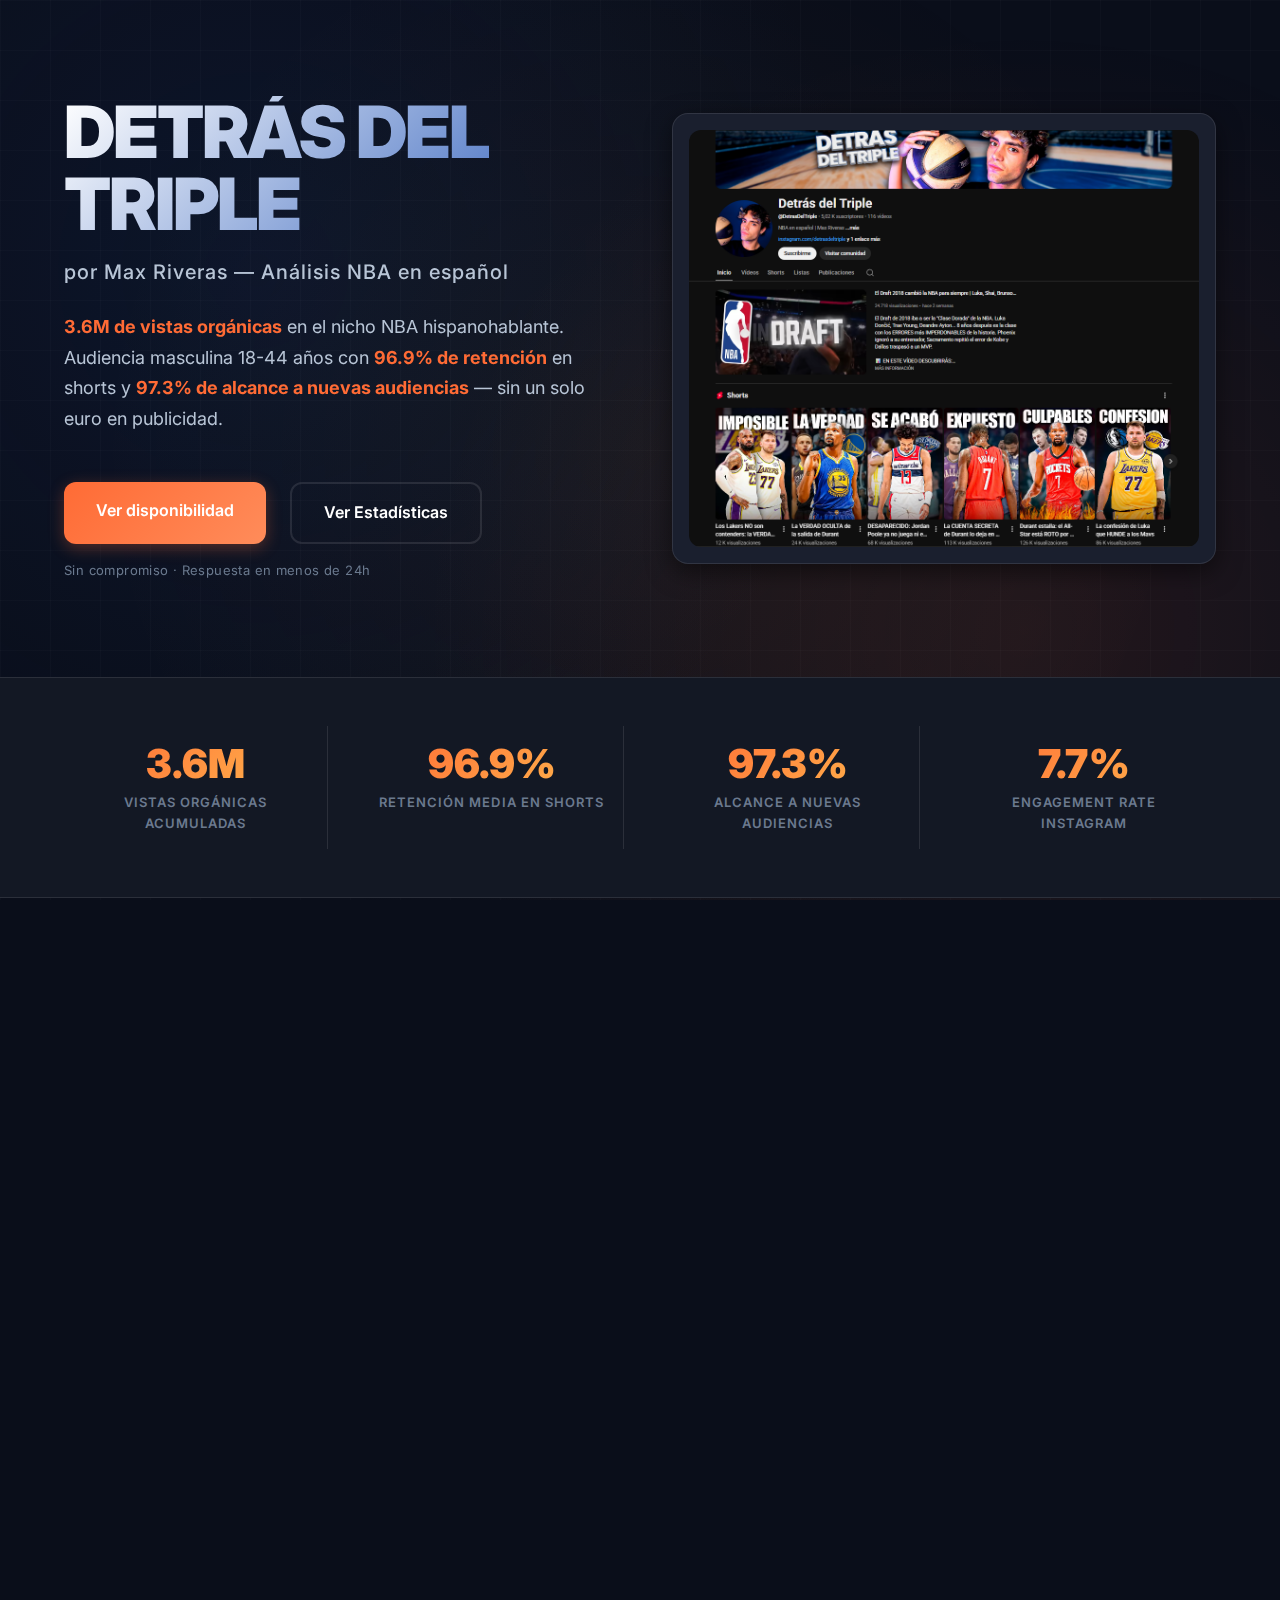
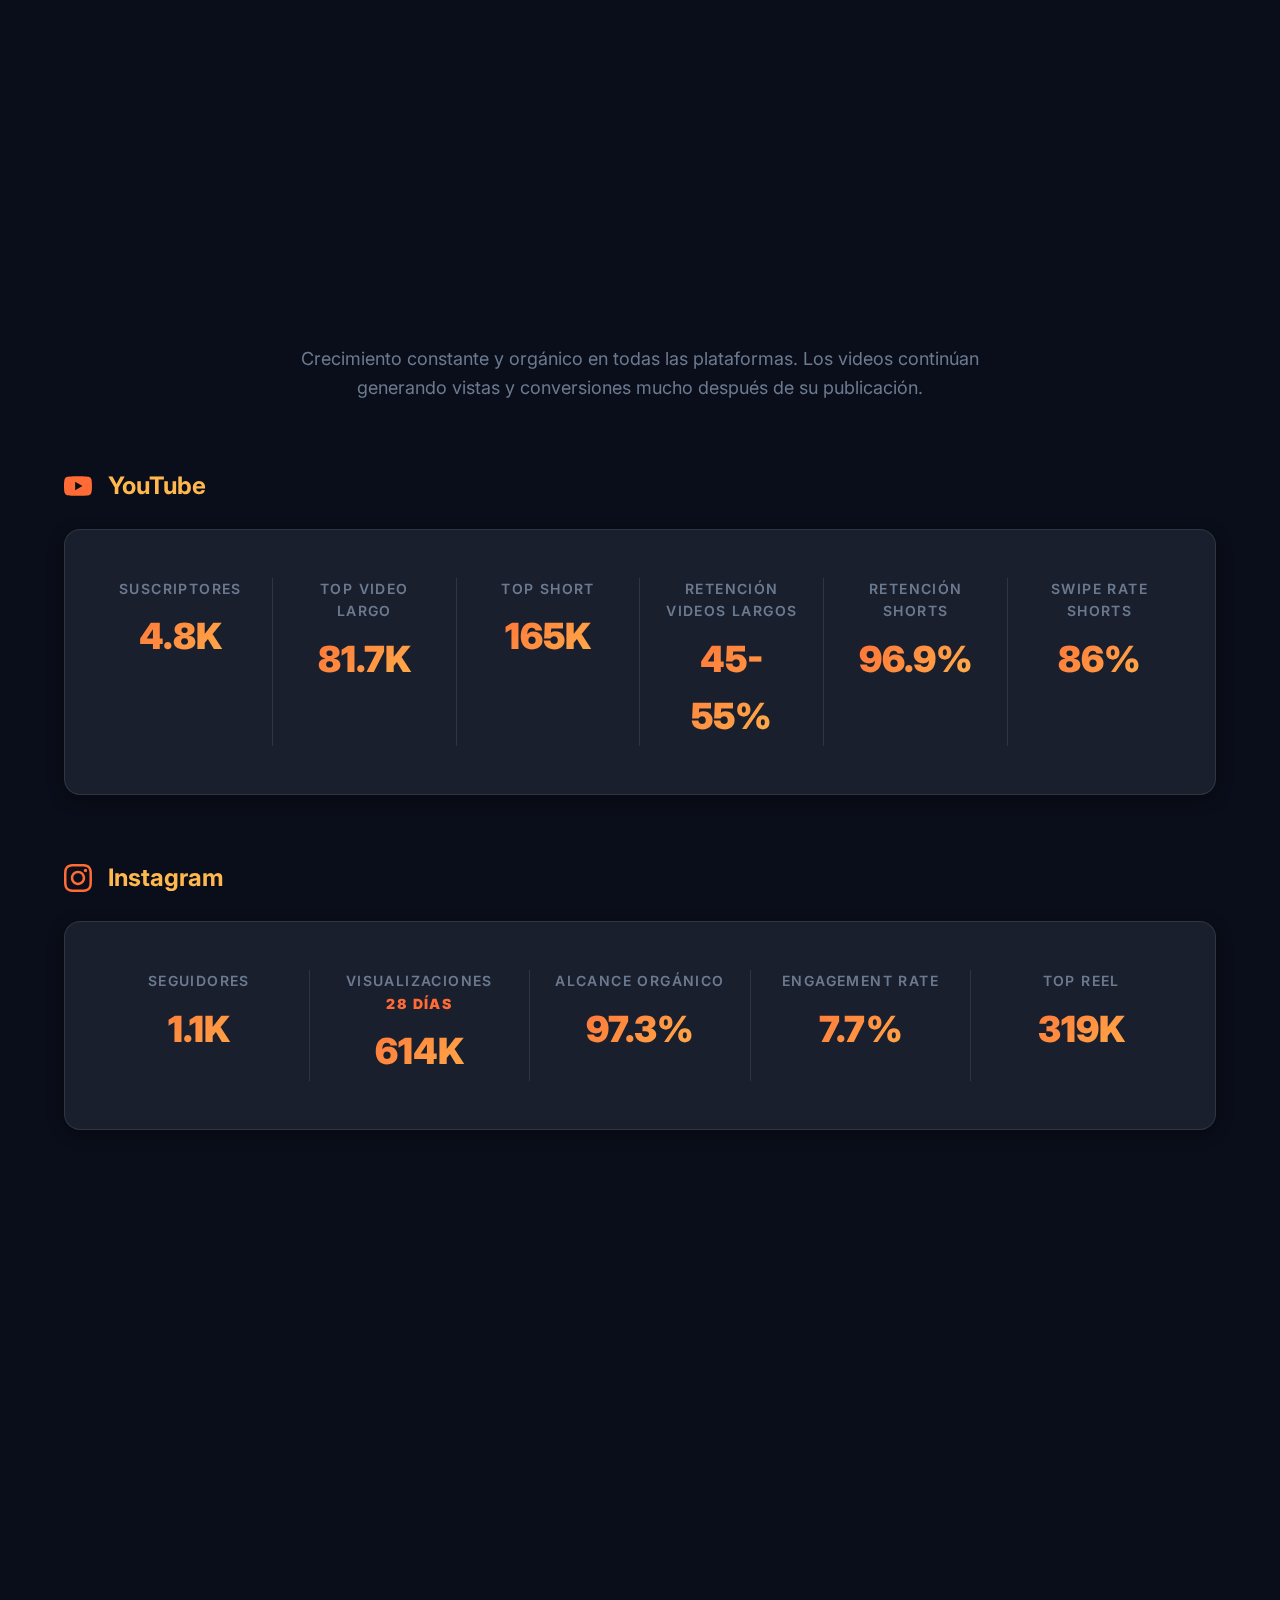
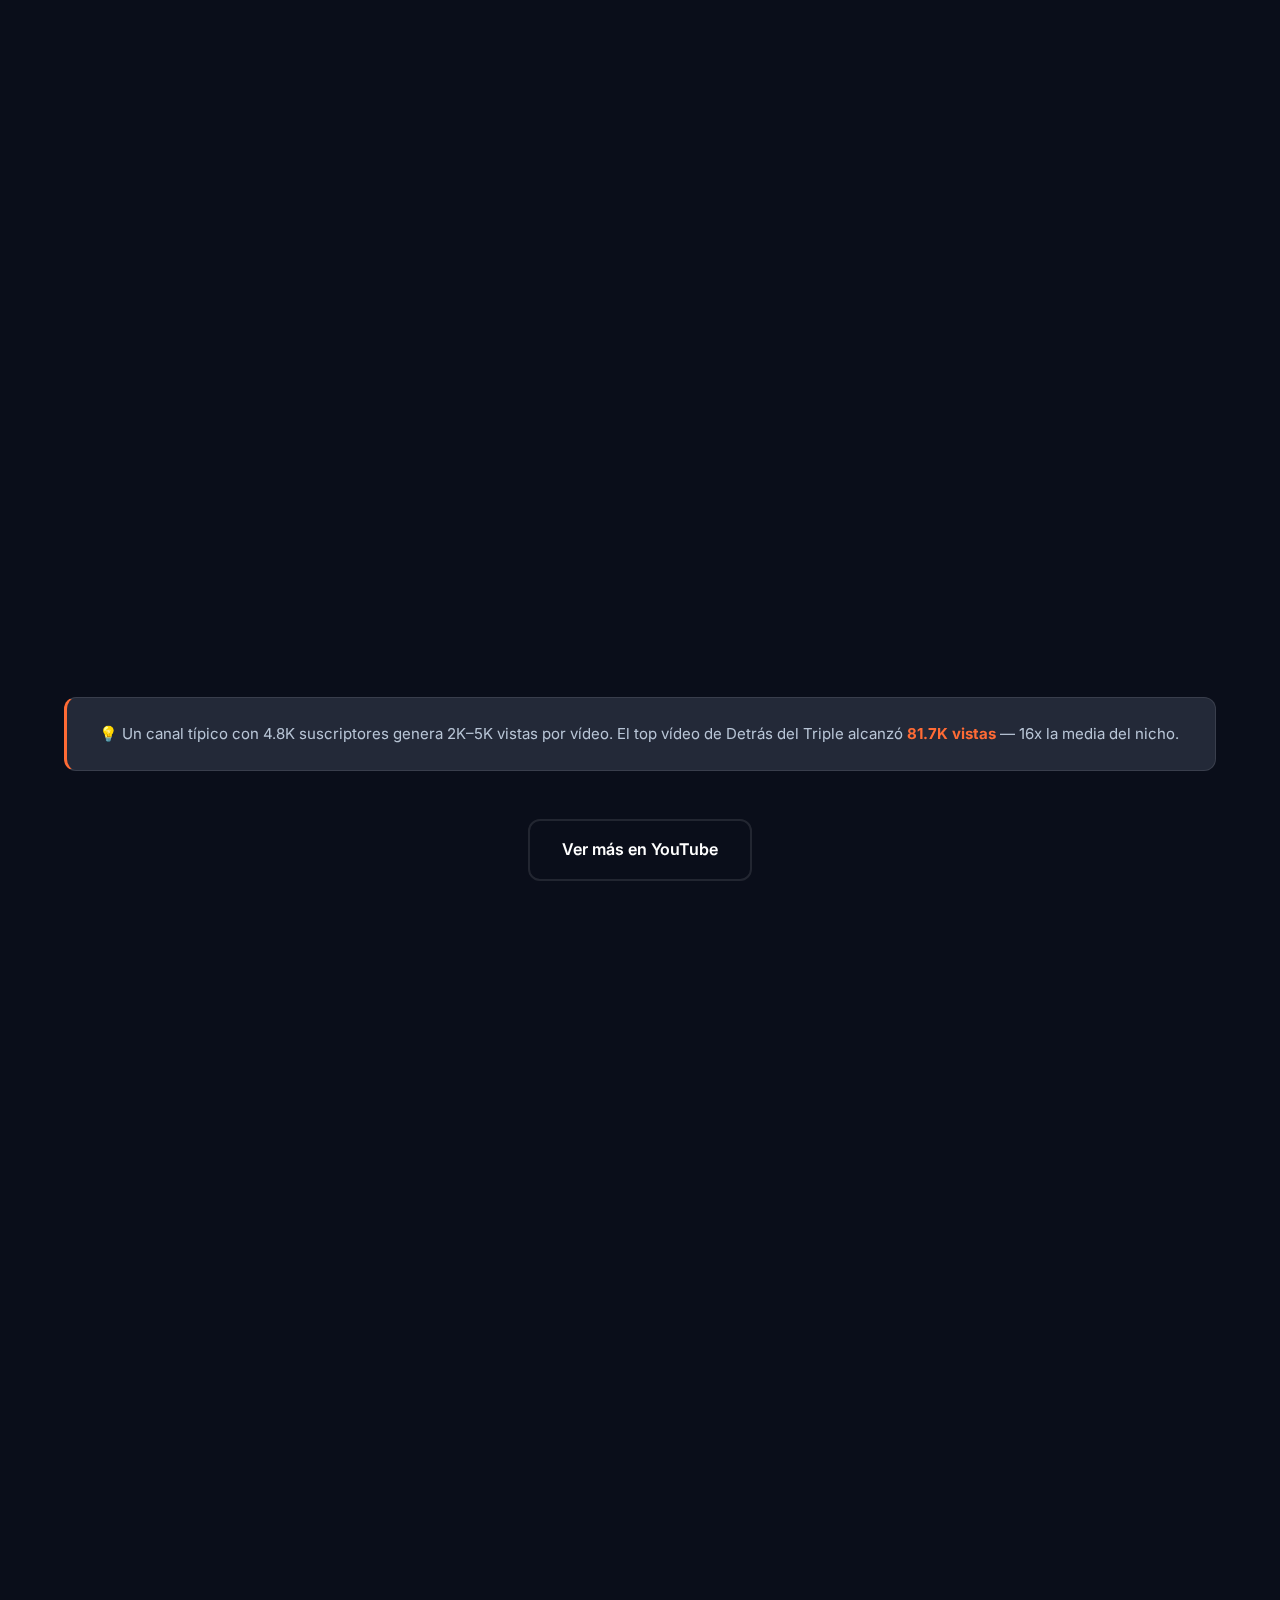
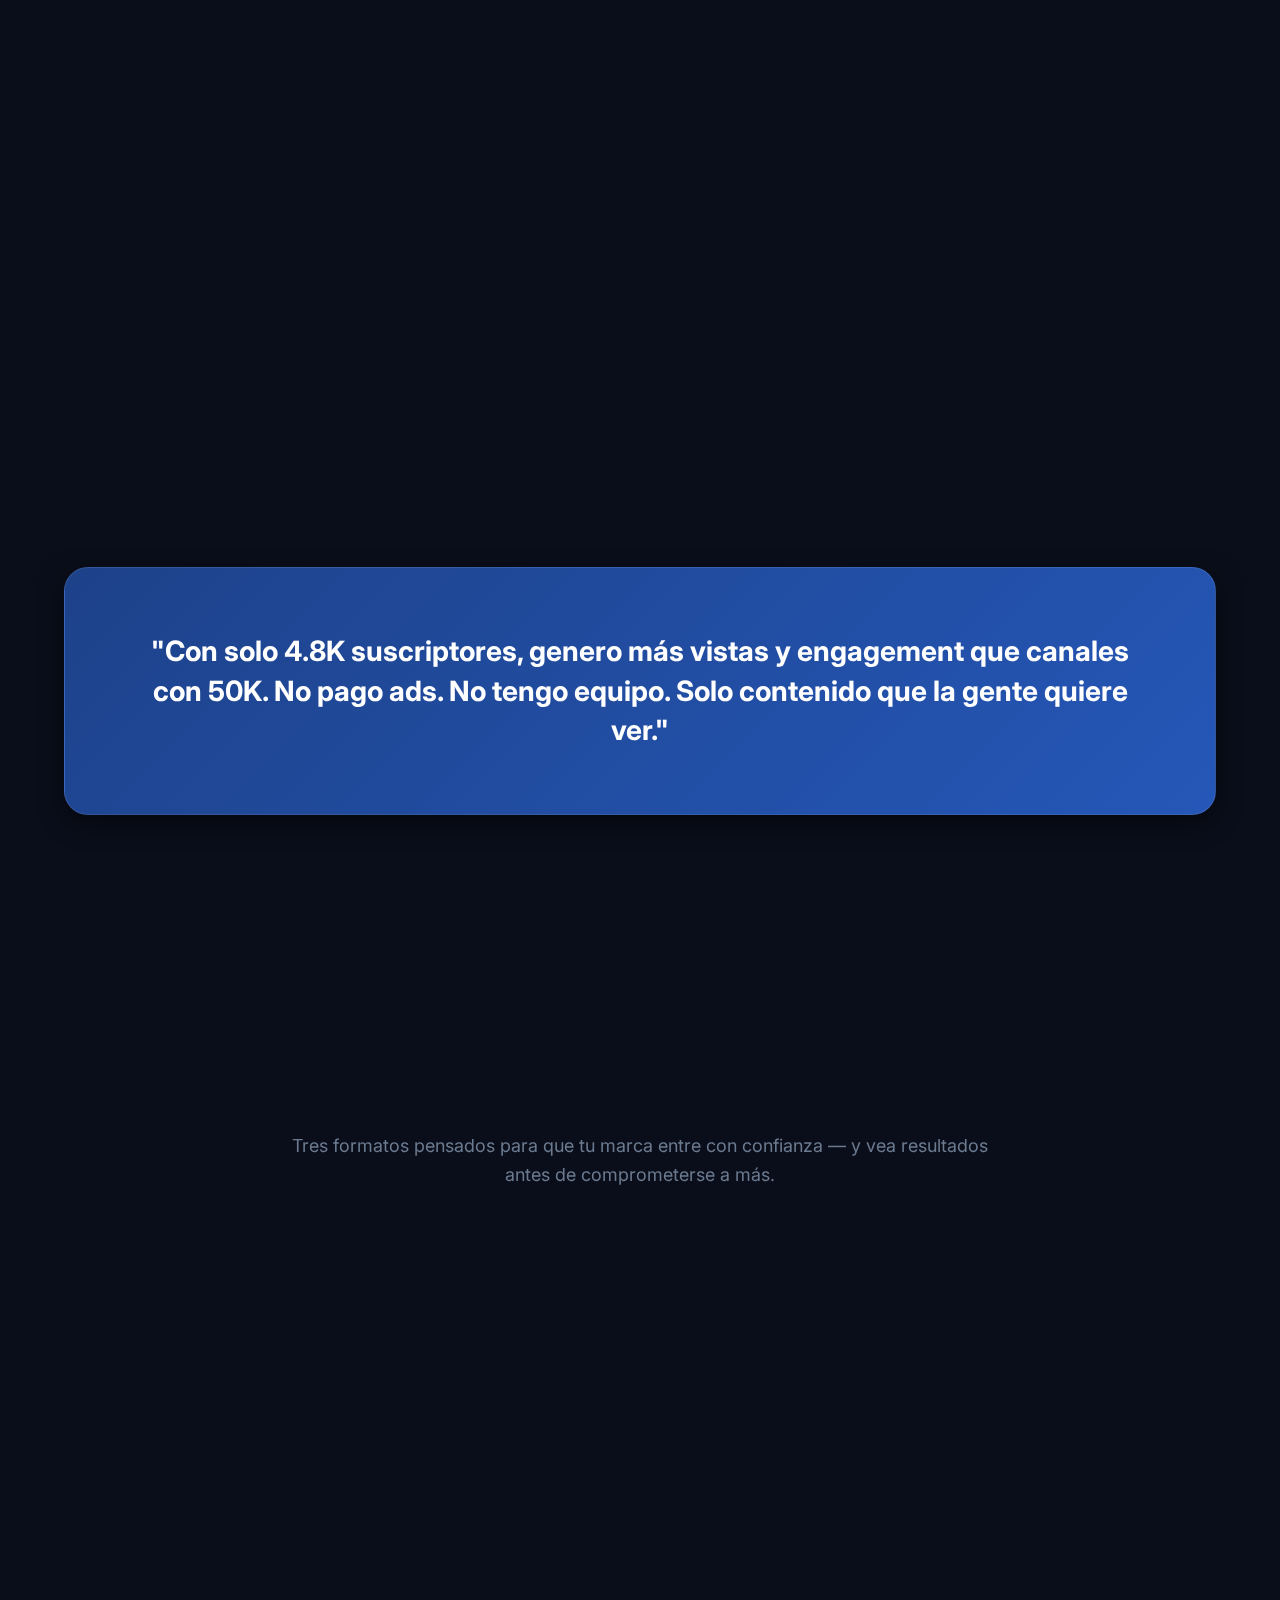
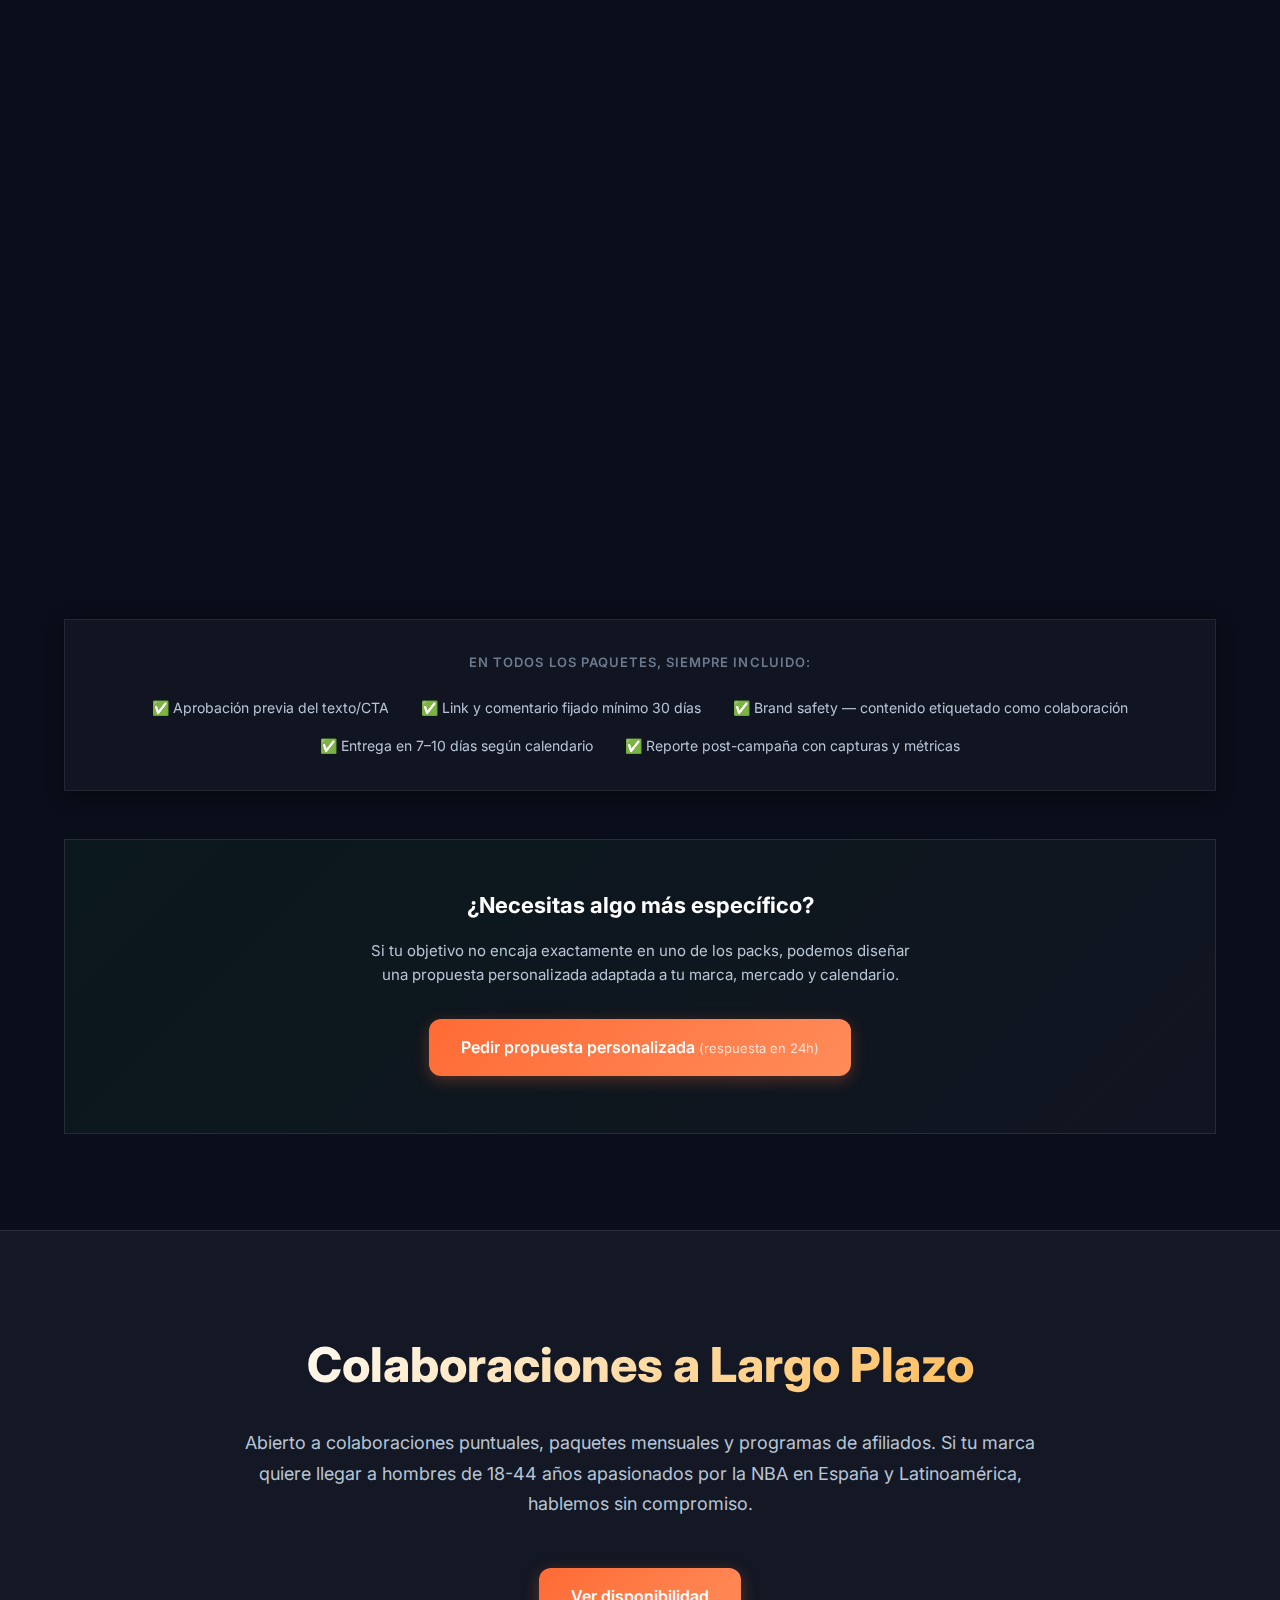
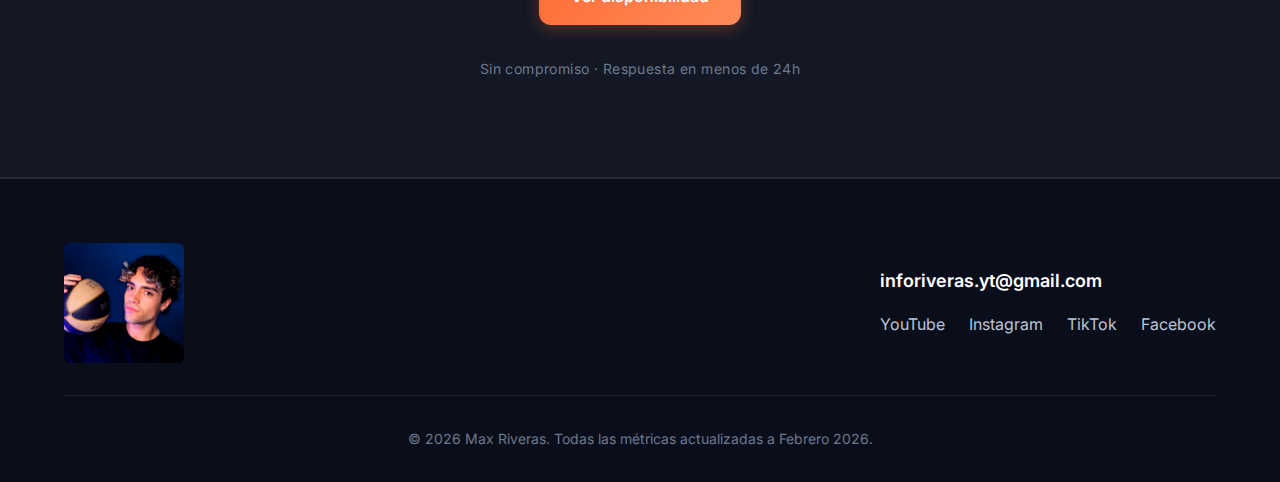
<file: mediakit-definitivo/index.html>
<!DOCTYPE html>
<html lang="es">

<head>
    <meta charset="UTF-8">
    <meta name="viewport" content="width=device-width, initial-scale=1.0">
    <meta name="description"
        content="Media Kit de Detrás del Triple - Accede a 3.6M de vistas orgánicas en el nicho NBA hispanohablante. 96.9% retención en shorts, 97.3% alcance orgánico, audiencia masculina 18-44 años. Colaboraciones con marcas deportivas.">
    <meta name="keywords"
        content="NBA, creador de contenido, YouTube, influencer deportivo, Max Riveras, Detrásdeltriple, sponsorships">
    <meta name="author" content="Max Riveras">

    <!-- Open Graph / Facebook -->
    <meta property="og:type" content="website">
    <meta property="og:url" content="https://maxriveras.com/mediakit/">
    <meta property="og:title" content="Detrás del Triple - Media Kit | Creador de Contenido NBA">
    <meta property="og:description"
        content="Análisis NBA en español con +1M de vistas y engagement excepcional. Disponible para colaboraciones.">
    <meta property="og:image" content="https://maxriveras.com/mediakit/fotos/IALOGO1111.png">

    <!-- Favicon -->
    <link rel="icon" type="image/png" href="fotos/IALOGO1111.png">
    <link rel="shortcut icon" href="fotos/IALOGO1111.png">

    <!-- Twitter -->
    <meta property="twitter:card" content="summary_large_image">
    <meta property="twitter:url" content="https://maxriveras.com/mediakit/">
    <meta property="twitter:title" content="Detrás del Triple - Media Kit | Creador de Contenido NBA">
    <meta property="twitter:description" content="Análisis NBA en español con +1M de vistas y engagement excepcional.">
    <meta property="twitter:image" content="https://maxriveras.com/mediakit/fotos/IALOGO1111.png">

    <title>Detrás del Triple - Media Kit | Creador de Contenido NBA</title>

    <!-- Google Fonts -->
    <link rel="preconnect" href="https://fonts.googleapis.com">
    <link rel="preconnect" href="https://fonts.gstatic.com" crossorigin>
    <link href="https://fonts.googleapis.com/css2?family=Inter:wght@400;500;600;700;800;900&display=swap"
        rel="stylesheet">

    <link rel="stylesheet" href="styles.css">
</head>

<body>
    <!-- Hero Section -->
    <section class="hero">
        <div class="container">
            <div class="hero-content">
                <div class="hero-left">
                    <h1 class="hero-title">DETRÁS DEL TRIPLE</h1>
                    <p class="hero-subtitle">por Max Riveras — Análisis NBA en español</p>
                    <p class="hero-description">
                        <span class="highlight">3.6M de vistas orgánicas</span> en el nicho NBA hispanohablante.
                        Audiencia masculina 18-44 años con <span class="highlight">96.9% de retención</span> en shorts
                        y <span class="highlight">97.3% de alcance a nuevas audiencias</span> — sin un solo euro en
                        publicidad.
                    </p>
                    <div class="hero-buttons">
                        <a href="mailto:inforiveras.yt@gmail.com" class="btn btn-primary">Ver disponibilidad</a>
                        <a href="#performance" class="btn btn-secondary">Ver Estadísticas</a>
                    </div>
                    <p class="hero-cta-note">Sin compromiso · Respuesta en menos de 24h</p>
                </div>
                <div class="hero-right">
                    <div class="mockup-container">
                        <img src="fotos/captura-24-feb.png" alt="Canal de YouTube Detrás del Triple" class="hero-mockup">
                    </div>
                </div>
            </div>
        </div>
    </section>

    <!-- Above-fold metrics bar -->
    <section class="metrics-bar">
        <div class="container">
            <div class="metrics-bar-grid">
                <div class="metric-bar-item">
                    <div class="metric-bar-value">3.6M</div>
                    <div class="metric-bar-label">Vistas orgánicas acumuladas</div>
                </div>
                <div class="metric-bar-item">
                    <div class="metric-bar-value">96.9%</div>
                    <div class="metric-bar-label">Retención media en Shorts</div>
                </div>
                <div class="metric-bar-item">
                    <div class="metric-bar-value">97.3%</div>
                    <div class="metric-bar-label">Alcance a nuevas audiencias</div>
                </div>
                <div class="metric-bar-item">
                    <div class="metric-bar-value">7.7%</div>
                    <div class="metric-bar-label">Engagement rate Instagram</div>
                </div>
            </div>
        </div>
    </section>

    <!-- Audience Overview -->
    <section class="audience-overview">
        <div class="container">
            <h2 class="section-title">AUDIENCIA</h2>
            <div class="cards-grid">
                <div class="card">
                    <h3 class="card-title">Perfil de Audiencia</h3>
                    <ul class="card-list">
                        <li>~94% hombres fans de NBA</li>
                        <li>67% entre 18-44 años (poder adquisitivo)</li>
                        <li>32% en el segmento 25-34 — el más valioso para marcas</li>
                        <li>Consumen contenido completo: 96.9% retención en shorts</li>
                    </ul>
                </div>
                <div class="card">
                    <h3 class="card-title">Comportamiento</h3>
                    <ul class="card-list">
                        <li>Audiencia activa: 7.7% engagement rate (vs 1-3% promedio)</li>
                        <li>Alta compartibilidad: 43.5K interacciones en 28 días</li>
                        <li>Consumen videos largos: 45% retención en vídeos de 10+ min</li>
                        <li>Interesados en deporte, tech y lifestyle masculino</li>
                    </ul>
                </div>
                <div class="card">
                    <h3 class="card-title">Distribución Geográfica</h3>
                    <ul class="card-list">
                        <li>🇪🇸 España: 26% — mercado #1</li>
                        <li>🇲🇽 México: 18%</li>
                        <li>🇩🇴 Rep. Dominicana: 10%</li>
                        <li>🇺🇸 USA (hispano): 7% — mercado clave</li>
                        <li>🇦🇷 Argentina: 6% · 🇨🇱 Chile: 6%</li>
                    </ul>
                </div>
            </div>
        </div>
    </section>

    <!-- Channel Performance -->
    <section id="performance" class="performance">
        <div class="container">
            <h2 class="section-title">RENDIMIENTO</h2>
            <p class="performance-subtitle">Crecimiento constante y orgánico en todas las plataformas. Los videos
                continúan generando vistas y conversiones mucho después de su publicación.</p>

            <!-- YouTube Stats -->
            <div class="platform-section">
                <h3 class="platform-title"><svg class="platform-icon" viewBox="0 0 24 24" fill="currentColor">
                        <path
                            d="M23.498 6.186a3.016 3.016 0 0 0-2.122-2.136C19.505 3.545 12 3.545 12 3.545s-7.505 0-9.377.505A3.017 3.017 0 0 0 .502 6.186C0 8.07 0 12 0 12s0 3.93.502 5.814a3.016 3.016 0 0 0 2.122 2.136c1.871.505 9.376.505 9.376.505s7.505 0 9.377-.505a3.015 3.015 0 0 0 2.122-2.136C24 15.93 24 12 24 12s0-3.93-.502-5.814zM9.545 15.568V8.432L15.818 12l-6.273 3.568z" />
                    </svg> YouTube</h3>
                <div class="stats-bar">
                    <div class="stat-item">
                        <div class="stat-label">Suscriptores</div>
                        <div class="stat-value">4.8K</div>
                    </div>
                    <div class="stat-divider"></div>
                    <div class="stat-item">
                        <div class="stat-label">Top Video Largo</div>
                        <div class="stat-value">81.7K</div>
                    </div>
                    <div class="stat-divider"></div>
                    <div class="stat-item">
                        <div class="stat-label">Top Short</div>
                        <div class="stat-value">165K</div>
                    </div>
                    <div class="stat-divider"></div>
                    <div class="stat-item">
                        <div class="stat-label">Retención Videos Largos</div>
                        <div class="stat-value">45-55%</div>
                    </div>
                    <div class="stat-divider"></div>
                    <div class="stat-item">
                        <div class="stat-label">Retención Shorts</div>
                        <div class="stat-value">96.9%</div>
                    </div>
                    <div class="stat-divider"></div>
                    <div class="stat-item">
                        <div class="stat-label">Swipe Rate Shorts</div>
                        <div class="stat-value">86%</div>
                    </div>
                </div>
            </div>

            <!-- Instagram Stats -->
            <div class="platform-section">
                <h3 class="platform-title"><svg class="platform-icon" viewBox="0 0 24 24" fill="currentColor">
                        <path
                            d="M12 2.163c3.204 0 3.584.012 4.85.07 3.252.148 4.771 1.691 4.919 4.919.058 1.265.069 1.645.069 4.849 0 3.205-.012 3.584-.069 4.849-.149 3.225-1.664 4.771-4.919 4.919-1.266.058-1.644.07-4.85.07-3.204 0-3.584-.012-4.849-.07-3.26-.149-4.771-1.699-4.919-4.92-.058-1.265-.07-1.644-.07-4.849 0-3.204.013-3.583.07-4.849.149-3.227 1.664-4.771 4.919-4.919 1.266-.057 1.645-.069 4.849-.069zm0-2.163c-3.259 0-3.667.014-4.947.072-4.358.2-6.78 2.618-6.98 6.98-.059 1.281-.073 1.689-.073 4.948 0 3.259.014 3.668.072 4.948.2 4.358 2.618 6.78 6.98 6.98 1.281.058 1.689.072 4.948.072 3.259 0 3.668-.014 4.948-.072 4.354-.2 6.782-2.618 6.979-6.98.059-1.28.073-1.689.073-4.948 0-3.259-.014-3.667-.072-4.947-.196-4.354-2.617-6.78-6.979-6.98-1.281-.059-1.69-.073-4.949-.073zm0 5.838c-3.403 0-6.162 2.759-6.162 6.162s2.759 6.163 6.162 6.163 6.162-2.759 6.162-6.163c0-3.403-2.759-6.162-6.162-6.162zm0 10.162c-2.209 0-4-1.79-4-4 0-2.209 1.791-4 4-4s4 1.791 4 4c0 2.21-1.791 4-4 4zm6.406-11.845c-.796 0-1.441.645-1.441 1.44s.645 1.44 1.441 1.44c.795 0 1.439-.645 1.439-1.44s-.644-1.44-1.439-1.44z" />
                    </svg> Instagram</h3>
                <div class="stats-bar">
                    <div class="stat-item">
                        <div class="stat-label">Seguidores</div>
                        <div class="stat-value">1.1K</div>
                    </div>
                    <div class="stat-divider"></div>
                    <div class="stat-item">
                        <div class="stat-label">Visualizaciones <strong style="color:var(--color-accent)">28
                                días</strong></div>
                        <div class="stat-value">614K</div>
                    </div>
                    <div class="stat-divider"></div>
                    <div class="stat-item">
                        <div class="stat-label">Alcance Orgánico</div>
                        <div class="stat-value">97.3%</div>
                    </div>
                    <div class="stat-divider"></div>
                    <div class="stat-item">
                        <div class="stat-label">Engagement Rate</div>
                        <div class="stat-value">7.7%</div>
                    </div>
                    <div class="stat-divider"></div>
                    <div class="stat-item">
                        <div class="stat-label">Top Reel</div>
                        <div class="stat-value">319K</div>
                    </div>
                </div>
            </div>

            <div class="stats-grid">
                <div class="stat-card">
                    <div class="stat-card-icon">📈</div>
                    <div class="stat-card-value">+484</div>
                    <div class="stat-card-label">Suscriptores ganados en un solo video</div>
                </div>
                <div class="stat-card">
                    <div class="stat-card-icon">🌎</div>
                    <div class="stat-card-value">4</div>
                    <div class="stat-card-label">Plataformas activas (YouTube, Instagram, TikTok, Facebook)</div>
                </div>
            </div>
        </div>
    </section>

    <!-- Top Videos -->
    <section class="top-videos">
        <div class="container">
            <h2 class="section-title">CONTENIDO DESTACADO</h2>
            <div class="videos-grid">
                <div class="video-card">
                    <div class="video-thumbnail">
                        <img src="fotos/draft52019.png" alt="Draft 2019 NBA">
                    </div>
                    <div class="video-info">
                        <h3 class="video-title">DRAFT 2019: La Clase MÁS DECEPCIONANTE</h3>
                        <p style="color: var(--color-text-muted); font-size: 14px; margin-bottom: 8px;">Video Largo
                            (11:18)</p>
                        <div class="video-stats">
                            <span class="video-stat">81.7K vistas</span>
                            <span class="video-stat">+484 suscriptores</span>
                            <span class="video-stat">44% retención</span>
                            <span class="video-stat">4:58 AVD</span>
                        </div>
                    </div>
                </div>
                <div class="video-card">
                    <div class="video-thumbnail">
                        <img src="fotos/THUMB.png" alt="Reel viral NBA">
                    </div>
                    <div class="video-info">
                        <h3 class="video-title">Kobe se enfadó con Lebron James</h3>
                        <p style="color: var(--color-text-muted); font-size: 14px; margin-bottom: 8px;">Reel de
                            Instagram</p>
                        <div class="video-stats">
                            <span class="video-stat">319K vistas</span>
                            <span class="video-stat">11.3K likes</span>
                            <span class="video-stat">397 comentarios</span>
                        </div>
                    </div>
                </div>
                <div class="video-card">
                    <div class="video-thumbnail">
                        <img src="fotos/draft-2018-luka-shai-brunson.png" alt="Draft 2018 NBA">
                    </div>
                    <div class="video-info">
                        <h3 class="video-title">DRAFT 2018: Los ERRORES que Cambiaron la NBA — Luka, Shai, Brunson...
                        </h3>
                        <p style="color: var(--color-text-muted); font-size: 14px; margin-bottom: 8px;">Video Largo
                            (12:33)</p>
                        <div class="video-stats">
                            <span class="video-stat">19.9K vistas</span>
                            <span class="video-stat">+69 suscriptores</span>
                            <span class="video-stat">47.7% retención</span>
                            <span class="video-stat">5:58 AVD</span>
                        </div>
                    </div>
                </div>
            </div>
            <p class="context-note">💡 Un canal típico con 4.8K suscriptores genera 2K–5K vistas por vídeo. El top vídeo
                de Detrás del Triple alcanzó <strong>81.7K vistas</strong> — 16x la media del nicho.</p>
            <div class="video-cta">
                <a href="https://youtube.com/@DetrasDelTriple" target="_blank" class="btn btn-secondary">Ver más en
                    YouTube</a>
            </div>
        </div>
    </section>

    <!-- Why Work With Me -->
    <section class="why-work">
        <div class="container">
            <h2 class="section-title">POR QUÉ TRABAJAR CONMIGO</h2>
            <div class="why-grid">
                <div class="why-card">
                    <div class="why-icon">🚀</div>
                    <h3 class="why-title">Tu marca llega donde otros no llegan</h3>
                    <p class="why-description">El 97.3% de mis vistas son de personas que aún no me seguían. Presencia
                        en España (26%), México (18%), USA hispano (7%) y +10 países más. Cada vídeo llega a audiencia
                        nueva — sin pagar un solo euro en ads.</p>
                </div>
                <div class="why-card">
                    <div class="why-icon">📊</div>
                    <h3 class="why-title">Engagement que los canales grandes no tienen</h3>
                    <p class="why-description">Los canales con 100K+ subs tienen 1-3% de engagement. El mío tiene 7.7%.
                        Tu mensaje no se pierde entre el ruido — la audiencia lo consume y lo comparte.</p>
                </div>
                <div class="why-card">
                    <div class="why-icon">⏳</div>
                    <h3 class="why-title">Ven el contenido hasta el final</h3>
                    <p class="why-description">96.9% de retención media en shorts y 45% en vídeos de 10+ minutos. Si tu
                        marca aparece en mi contenido, la audiencia la ve. No la saltea.</p>
                </div>
                <div class="why-card">
                    <div class="why-icon">🎯</div>
                    <h3 class="why-title">El público que los sponsors buscan</h3>
                    <p class="why-description">~94% hombres, 67% entre 18-44 años. España (26%), México (18%),
                        Latinoamérica. Fans hardcore de NBA con poder adquisitivo real.</p>
                </div>
                <div class="why-card">
                    <div class="why-icon">📱</div>
                    <h3 class="why-title">Una colaboración, cuatro plataformas</h3>
                    <p class="why-description">YouTube, Instagram (1.1K), TikTok (2.4K) y Facebook (2.8K). Un único
                        acuerdo distribuye tu marca en todo el ecosistema NBA en español.</p>
                </div>
                <div class="why-card">
                    <div class="why-icon">📈</div>
                    <h3 class="why-title">Resultados que los números no mienten</h3>
                    <p class="why-description">Con 4.8K suscriptores, un solo vídeo largo alcanzó 81.7K vistas y sumó
                        +484 nuevos suscriptores. Eso es 16x el rendimiento medio del nicho.</p>
                </div>
            </div>

            <div class="quote-box">
                <p class="quote-text">"Con solo 4.8K suscriptores, genero más vistas y engagement que canales con 50K.
                    No pago ads. No tengo equipo. Solo contenido que la gente quiere ver."</p>
            </div>
        </div>
    </section>

    <!-- Sponsorship Packages -->
    <section class="packages">
        <div class="container">
            <h2 class="section-title">PAQUETES DE COLABORACIÓN</h2>
            <p class="performance-subtitle">Tres formatos pensados para que tu marca entre con confianza — y vea
                resultados antes de comprometerse a más.</p>
            <div class="packages-grid">

                <div class="package-card package-featured">
                    <div class="package-badge">⭐ Recomendado para empezar</div>
                    <h3 class="package-title">Test de Marca</h3>
                    <div class="package-price">Desde 150€
                        <span class="package-price-note package-price-block">Propuesta en 24h</span>
                    </div>
                    <div class="package-includes">
                        <ul>
                            <li>1 integración de 60–90s en vídeo largo</li>
                            <li>Mención natural + contexto NBA + CTA</li>
                            <li>Link en descripción + comentario fijado (30 días)</li>
                            <li>1 ronda de revisión del texto/CTA</li>
                            <li>Reporte a 7 días (views, retención, clics trackeados)</li>
                        </ul>
                    </div>
                    <div class="package-best-for">
                        <strong>Ideal para:</strong> Apps NBA, camisetas, suplementos, tech, marcas deportivas
                    </div>
                    <a href="mailto:inforiveras.yt@gmail.com?subject=Propuesta%20Pack%20Test%20de%20Marca"
                        class="btn btn-secondary package-cta">Pedir propuesta</a>
                </div>

                <div class="package-card">
                    <h3 class="package-title">Viral Multiplataforma</h3>
                    <div class="package-price">Propuesta personalizada
                        <span class="package-price-note package-price-block">Propuesta en 24h</span>
                    </div>
                    <div class="package-includes">
                        <ul>
                            <li>4 piezas (publicadas en 4 plataformas: YT + IG + TikTok + FB)</li>
                            <li>Hook + mención natural (sin parecer anuncio)</li>
                            <li>CTA simple: visitar / descargar / usar código</li>
                            <li>Link en bio/descripción por plataforma</li>
                            <li>Reporte a 7 días (views, interacciones, compartidos)</li>
                        </ul>
                    </div>
                    <div class="package-best-for">
                        <strong>Ideal para:</strong> Lanzamientos, promos, ecom, campañas de awareness
                    </div>
                    <a href="mailto:inforiveras.yt@gmail.com?subject=Propuesta%20Pack%20Viral%20Multiplataforma"
                        class="btn btn-secondary package-cta">Pedir propuesta</a>
                </div>

                <div class="package-card">
                    <h3 class="package-title">Impacto NBA</h3>
                    <div class="package-price">Propuesta personalizada
                        <span class="package-price-note package-price-block">Propuesta en 24h</span>
                    </div>
                    <div class="package-includes">
                        <ul>
                            <li>1 vídeo largo con integración de 60–90s</li>
                            <li>2 shorts/reels reforzando el mismo mensaje</li>
                            <li>Link + comentario fijado (30 días mínimo)</li>
                            <li>Código descuento/UTM para medir resultados</li>
                            <li>Reporte a 7 días + actualización opcional a 30 días</li>
                        </ul>
                    </div>
                    <div class="package-best-for">
                        <strong>Ideal para:</strong> Marcas que quieren confianza (largo) + alcance (shorts)
                    </div>
                    <a href="mailto:inforiveras.yt@gmail.com?subject=Propuesta%20Pack%20Impacto%20NBA"
                        class="btn btn-secondary package-cta">Pedir propuesta</a>
                </div>

            </div>

            <div class="extras-box">
                <p class="extras-title">En todos los paquetes, siempre incluido:</p>
                <div class="extras-list">
                    <span class="extra-item">✅ Aprobación previa del texto/CTA</span>
                    <span class="extra-item">✅ Link y comentario fijado mínimo 30 días</span>
                    <span class="extra-item">✅ Brand safety — contenido etiquetado como colaboración</span>
                    <span class="extra-item">✅ Entrega en 7–10 días según calendario</span>
                    <span class="extra-item">✅ Reporte post-campaña con capturas y métricas</span>
                </div>
            </div>

            <!-- Custom Proposal -->
            <div class="custom-proposal-box">
                <h3 class="custom-proposal-title">¿Necesitas algo más específico?</h3>
                <p class="custom-proposal-text">Si tu objetivo no encaja exactamente en uno de los packs, podemos
                    diseñar una propuesta personalizada adaptada a tu marca, mercado y calendario.</p>
                <a href="mailto:inforiveras.yt@gmail.com?subject=Propuesta%20Personalizada"
                    class="btn btn-primary">Pedir propuesta personalizada <span class="cta-note-inline">(respuesta en
                        24h)</span></a>
            </div>

        </div>
    </section>


    <!-- Long-Term Partnerships -->
    <section class="partnerships">
        <div class="container">
            <div class="partnerships-content">
                <h2 class="partnerships-title">Colaboraciones a Largo Plazo</h2>
                <p class="partnerships-text">
                    Abierto a colaboraciones puntuales, paquetes mensuales y programas de afiliados.
                    Si tu marca quiere llegar a hombres de 18-44 años apasionados por la NBA en España y Latinoamérica,
                    hablemos sin compromiso.
                </p>
                <a href="mailto:inforiveras.yt@gmail.com" class="btn btn-primary">Ver disponibilidad</a>
                <p class="cta-note">Sin compromiso · Respuesta en menos de 24h</p>
            </div>
        </div>
    </section>

    <!-- Footer -->
    <footer class="footer">
        <div class="container">
            <div class="footer-content">
                <div class="footer-logo">
                    <img src="fotos/IALOGO1111.png" alt="Detrás del Triple Logo" class="footer-logo-img">
                </div>
                <div class="footer-contact">
                    <p class="footer-email">
                        <a href="mailto:inforiveras.yt@gmail.com">inforiveras.yt@gmail.com</a>
                    </p>
                    <div class="footer-social">
                        <a href="https://youtube.com/@DetrasDelTriple" target="_blank" class="social-link">YouTube</a>
                        <a href="https://instagram.com/detrasdeltriple" target="_blank"
                            class="social-link">Instagram</a>
                        <a href="https://tiktok.com/@detrasdeltriple" target="_blank" class="social-link">TikTok</a>
                        <a href="https://facebook.com/detrasdeltriple" target="_blank" class="social-link">Facebook</a>
                    </div>
                </div>
            </div>
            <div class="footer-bottom">
                <p>© 2026 Max Riveras. Todas las métricas actualizadas a Febrero 2026.</p>
            </div>
        </div>
    </footer>

    <script src="script.js"></script>

    <!-- Sticky Mobile CTA -->
    <div class="sticky-cta-mobile">
        <a href="mailto:inforiveras.yt@gmail.com">Ver disponibilidad · Sin compromiso</a>
    </div>
</body>

</html>
</file>
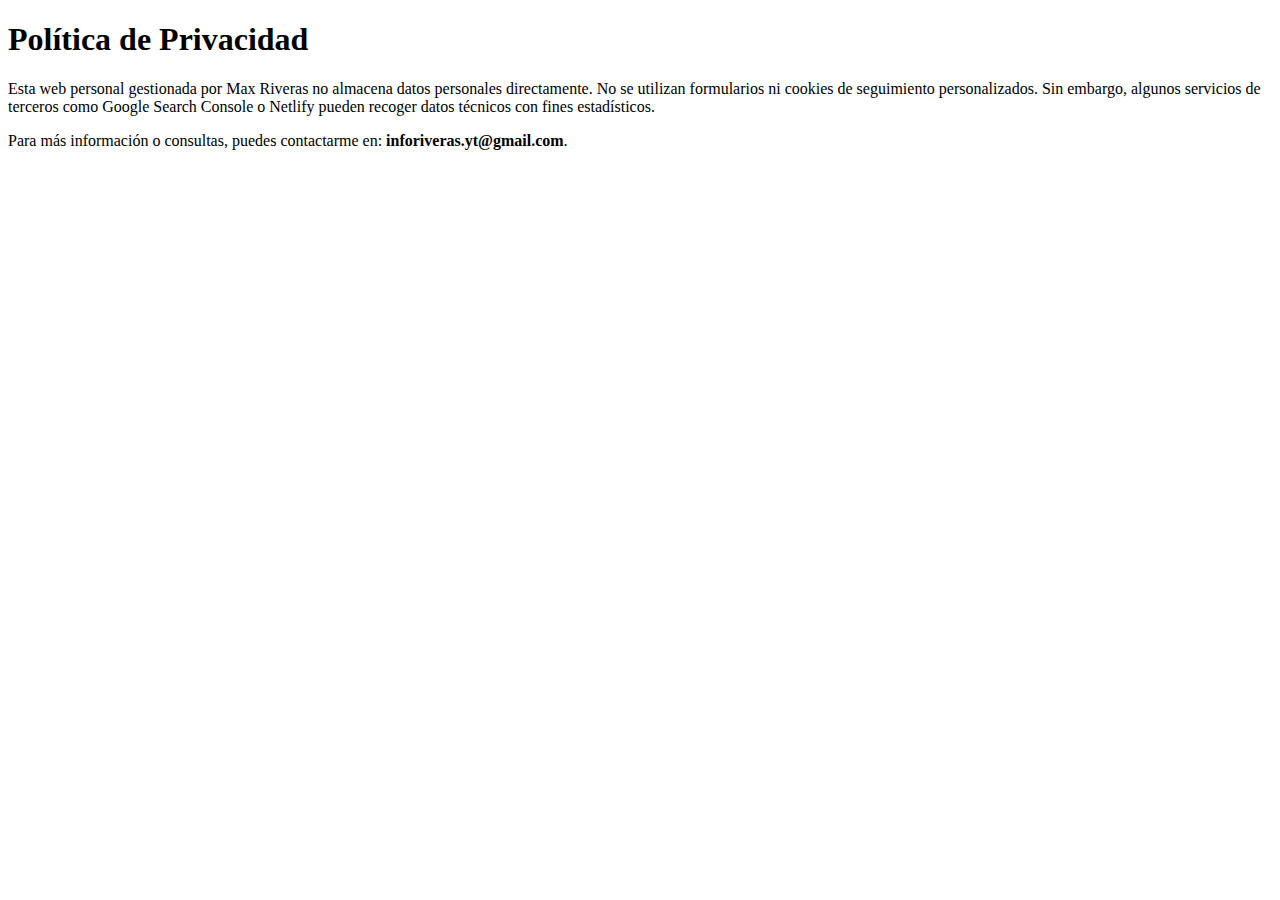
<file: privacidad.html>
<!DOCTYPE html>
<html lang="es">
<head>
  <meta charset="UTF-8">
  <title>Política de Privacidad | Max Riveras</title>
  <meta name="robots" content="noindex">
</head>
<body>
  <h1>Política de Privacidad</h1>
  <p>Esta web personal gestionada por Max Riveras no almacena datos personales directamente. No se utilizan formularios ni cookies de seguimiento personalizados. Sin embargo, algunos servicios de terceros como Google Search Console o Netlify pueden recoger datos técnicos con fines estadísticos.</p>
  <p>Para más información o consultas, puedes contactarme en: <strong>inforiveras.yt@gmail.com</strong>.</p>
</body>
</html>
</file>
<file: mediakit-definitivo/styles.css>
/* ===================================
   CSS Variables - Dark NBA Design System
   =================================== */
:root {
    /* Dark Theme Colors */
    --color-bg-dark: #0A0E1A;
    /* Fondo principal oscuro */
    --color-bg-secondary: #131824;
    /* Fondo secundario */
    --color-bg-card: #1A1F2E;
    /* Cards oscuras */
    --color-bg-elevated: #232938;
    /* Elementos elevados */

    /* NBA & Brand Colors */
    --color-primary: #1D428A;
    /* Azul NBA (del logo) */
    --color-primary-light: #2557B8;
    /* Azul más claro */
    --color-accent: #FF6B35;
    /* Naranja vibrante (YouTube inspired) */
    --color-accent-gold: #FFB84D;
    /* Dorado (del balón) */

    /* Text Colors */
    --color-text-primary: #FFFFFF;
    --color-text-secondary: #B8C5D6;
    --color-text-muted: #6B7A8F;

    /* Borders & Dividers */
    --color-border: rgba(255, 255, 255, 0.1);
    --color-border-hover: rgba(255, 107, 53, 0.3);

    /* Typography */
    --font-family: 'Inter', -apple-system, BlinkMacSystemFont, 'Segoe UI', sans-serif;
    --font-size-base: 18px;
    --font-size-small: 14px;
    --font-size-h1: 72px;
    --font-size-h2: 48px;
    --font-size-h3: 28px;

    /* Spacing */
    --spacing-xs: 8px;
    --spacing-sm: 16px;
    --spacing-md: 24px;
    --spacing-lg: 32px;
    --spacing-xl: 48px;
    --spacing-2xl: 64px;
    --spacing-3xl: 96px;

    /* Border Radius */
    --radius-sm: 6px;
    --radius-md: 12px;
    --radius-lg: 16px;
    --radius-xl: 24px;
    --radius-pill: 9999px;

    /* Shadows */
    --shadow-sm: 0 2px 8px rgba(0, 0, 0, 0.3);
    --shadow-md: 0 4px 16px rgba(0, 0, 0, 0.4);
    --shadow-lg: 0 8px 24px rgba(0, 0, 0, 0.5);
    --shadow-glow: 0 0 40px rgba(255, 107, 53, 0.15);

    /* Container */
    --container-max-width: 1200px;
}

/* ===================================
   Reset & Base Styles
   =================================== */
* {
    margin: 0;
    padding: 0;
    box-sizing: border-box;
}

html {
    scroll-behavior: smooth;
}

body {
    font-family: var(--font-family);
    font-size: var(--font-size-base);
    line-height: 1.6;
    color: var(--color-text-primary);
    background-color: var(--color-bg-dark);
    -webkit-font-smoothing: antialiased;
    -moz-osx-font-smoothing: grayscale;
    position: relative;
    overflow-x: hidden;
}

/* Animated Background */
body::before {
    content: '';
    position: fixed;
    top: 0;
    left: 0;
    width: 100%;
    height: 100%;
    background:
        radial-gradient(circle at 20% 30%, rgba(29, 66, 138, 0.15) 0%, transparent 50%),
        radial-gradient(circle at 80% 70%, rgba(255, 107, 53, 0.1) 0%, transparent 50%),
        radial-gradient(circle at 50% 50%, rgba(255, 184, 77, 0.05) 0%, transparent 70%);
    animation: backgroundPulse 15s ease-in-out infinite;
    pointer-events: none;
    z-index: 0;
}

@keyframes backgroundPulse {

    0%,
    100% {
        opacity: 1;
    }

    50% {
        opacity: 0.7;
    }
}

/* Subtle grid pattern */
body::after {
    content: '';
    position: fixed;
    top: 0;
    left: 0;
    width: 100%;
    height: 100%;
    background-image:
        linear-gradient(rgba(255, 255, 255, 0.02) 1px, transparent 1px),
        linear-gradient(90deg, rgba(255, 255, 255, 0.02) 1px, transparent 1px);
    background-size: 50px 50px;
    pointer-events: none;
    z-index: 0;
}

img {
    max-width: 100%;
    height: auto;
    display: block;
}

a {
    text-decoration: none;
    color: inherit;
}

ul {
    list-style: none;
}

/* ===================================
   Container
   =================================== */
.container {
    max-width: var(--container-max-width);
    margin: 0 auto;
    padding: 0 var(--spacing-md);
    position: relative;
    z-index: 1;
}

/* ===================================
   Typography
   =================================== */
.section-title {
    font-size: var(--font-size-h2);
    font-weight: 800;
    letter-spacing: -0.02em;
    margin-bottom: var(--spacing-xl);
    text-align: center;
    background: linear-gradient(135deg, var(--color-text-primary) 0%, var(--color-text-secondary) 100%);
    -webkit-background-clip: text;
    -webkit-text-fill-color: transparent;
    background-clip: text;
}

/* ===================================
   Buttons
   =================================== */
.btn {
    display: inline-block;
    padding: 16px 32px;
    font-size: 16px;
    font-weight: 600;
    border-radius: var(--radius-md);
    cursor: pointer;
    transition: all 0.3s ease;
    border: none;
    text-align: center;
    position: relative;
    overflow: hidden;
}

.btn::before {
    content: '';
    position: absolute;
    top: 50%;
    left: 50%;
    width: 0;
    height: 0;
    border-radius: 50%;
    background: rgba(255, 255, 255, 0.1);
    transform: translate(-50%, -50%);
    transition: width 0.6s, height 0.6s;
}

.btn:hover::before {
    width: 300px;
    height: 300px;
}

.btn-primary {
    background: linear-gradient(135deg, var(--color-accent) 0%, #FF8C5A 100%);
    color: white;
    box-shadow: 0 4px 16px rgba(255, 107, 53, 0.3);
}

.btn-primary:hover {
    transform: translateY(-2px);
    box-shadow: 0 6px 24px rgba(255, 107, 53, 0.4);
}

.btn-secondary {
    background-color: transparent;
    color: var(--color-text-primary);
    border: 2px solid var(--color-border);
}

.btn-secondary:hover {
    border-color: var(--color-accent);
    color: var(--color-accent);
    transform: translateY(-2px);
}

/* ===================================
   Hero Section
   =================================== */
.hero {
    padding: var(--spacing-3xl) 0;
    position: relative;
    z-index: 1;
}

.hero-content {
    display: grid;
    grid-template-columns: 1fr 1fr;
    gap: var(--spacing-2xl);
    align-items: center;
}

.hero-title {
    font-size: var(--font-size-h1);
    font-weight: 900;
    letter-spacing: -0.03em;
    line-height: 1;
    margin-bottom: var(--spacing-sm);
    background: linear-gradient(135deg, var(--color-text-primary) 0%, var(--color-primary-light) 100%);
    -webkit-background-clip: text;
    -webkit-text-fill-color: transparent;
    background-clip: text;
}

.hero-subtitle {
    font-size: 20px;
    font-weight: 500;
    color: var(--color-text-secondary);
    margin-bottom: var(--spacing-md);
    letter-spacing: 0.05em;
}

.hero-description {
    font-size: 18px;
    line-height: 1.7;
    color: var(--color-text-secondary);
    margin-bottom: var(--spacing-xl);
}

.highlight {
    color: var(--color-accent);
    font-weight: 700;
}

.hero-buttons {
    display: flex;
    gap: var(--spacing-md);
    flex-wrap: wrap;
}

.mockup-container {
    background: var(--color-bg-card);
    border-radius: var(--radius-lg);
    padding: var(--spacing-sm);
    box-shadow: var(--shadow-lg);
    border: 1px solid var(--color-border);
    transition: transform 0.3s ease, box-shadow 0.3s ease;
}

.mockup-container:hover {
    transform: translateY(-8px);
    box-shadow: var(--shadow-glow);
}

.hero-mockup {
    border-radius: var(--radius-md);
    width: 100%;
}

/* ===================================
   Cards Grid
   =================================== */
.cards-grid {
    display: grid;
    grid-template-columns: repeat(3, 1fr);
    gap: var(--spacing-lg);
}

.card {
    background: var(--color-bg-card);
    border-radius: var(--radius-lg);
    padding: var(--spacing-xl);
    box-shadow: var(--shadow-md);
    border: 1px solid var(--color-border);
    transition: all 0.3s ease;
}

.card:hover {
    transform: translateY(-4px);
    box-shadow: var(--shadow-glow);
    border-color: var(--color-border-hover);
}

.card-title {
    font-size: 22px;
    font-weight: 700;
    margin-bottom: var(--spacing-md);
    color: var(--color-accent-gold);
}

.card-list {
    list-style: none;
}

.card-list li {
    padding: var(--spacing-xs) 0;
    color: var(--color-text-secondary);
    position: relative;
    padding-left: 24px;
    line-height: 1.6;
}

.card-list li::before {
    content: '▸';
    position: absolute;
    left: 0;
    color: var(--color-accent);
    font-weight: bold;
}

/* ===================================
   Sections
   =================================== */
.audience-overview,
.performance,
.top-videos,
.why-work,
.packages,
.partnerships {
    padding: var(--spacing-3xl) 0;
    position: relative;
    z-index: 1;
}

/* ===================================
   Performance Section
   =================================== */
.performance-subtitle {
    text-align: center;
    font-size: 18px;
    color: var(--color-text-muted);
    margin-bottom: var(--spacing-2xl);
    max-width: 700px;
    margin-left: auto;
    margin-right: auto;
}

.platform-section {
    margin-bottom: var(--spacing-2xl);
}

.platform-title {
    font-size: 24px;
    font-weight: 700;
    color: var(--color-accent-gold);
    margin-bottom: var(--spacing-md);
    display: flex;
    align-items: center;
    gap: var(--spacing-sm);
}

.platform-icon {
    font-size: 28px;
    width: 28px;
    height: 28px;
    display: inline-block;
    vertical-align: middle;
}

.platform-title svg.platform-icon {
    fill: var(--color-accent);
    transition: fill 0.3s ease;
}

.platform-section:hover .platform-title svg.platform-icon {
    fill: var(--color-accent-gold);
}

.stats-bar {
    display: flex;
    background: var(--color-bg-card);
    border-radius: var(--radius-lg);
    padding: var(--spacing-xl);
    margin-bottom: var(--spacing-lg);
    box-shadow: var(--shadow-md);
    border: 1px solid var(--color-border);
    overflow-x: auto;
}

.stat-item {
    flex: 1;
    text-align: center;
    min-width: 120px;
}

.stat-label {
    font-size: var(--font-size-small);
    text-transform: uppercase;
    letter-spacing: 0.1em;
    color: var(--color-text-muted);
    margin-bottom: var(--spacing-xs);
    font-weight: 600;
}

.stat-value {
    font-size: 36px;
    font-weight: 900;
    background: linear-gradient(135deg, var(--color-accent) 0%, var(--color-accent-gold) 100%);
    -webkit-background-clip: text;
    -webkit-text-fill-color: transparent;
    background-clip: text;
}

.stat-divider {
    width: 1px;
    background: var(--color-border);
    margin: 0 var(--spacing-md);
}

.stats-grid {
    display: grid;
    grid-template-columns: repeat(2, 1fr);
    gap: var(--spacing-lg);
}

.stat-card {
    background: var(--color-bg-card);
    border-radius: var(--radius-lg);
    padding: var(--spacing-xl);
    text-align: center;
    box-shadow: var(--shadow-md);
    border: 1px solid var(--color-border);
    transition: all 0.3s ease;
}

.stat-card:hover {
    transform: translateY(-4px);
    box-shadow: var(--shadow-glow);
    border-color: var(--color-border-hover);
}

.stat-card-icon {
    font-size: 48px;
    margin-bottom: var(--spacing-md);
}

.stat-card-value {
    font-size: 40px;
    font-weight: 900;
    background: linear-gradient(135deg, var(--color-accent) 0%, var(--color-accent-gold) 100%);
    -webkit-background-clip: text;
    -webkit-text-fill-color: transparent;
    background-clip: text;
    margin-bottom: var(--spacing-sm);
}

.stat-card-label {
    font-size: 15px;
    color: var(--color-text-secondary);
    line-height: 1.4;
}

/* ===================================
   Top Videos Section
   =================================== */
.videos-grid {
    display: grid;
    grid-template-columns: repeat(3, 1fr);
    gap: var(--spacing-lg);
    margin-bottom: var(--spacing-xl);
}

.video-card {
    background: var(--color-bg-card);
    border-radius: var(--radius-lg);
    overflow: hidden;
    box-shadow: var(--shadow-md);
    border: 1px solid var(--color-border);
    transition: all 0.3s ease;
}

.video-card:hover {
    transform: translateY(-4px);
    box-shadow: var(--shadow-glow);
    border-color: var(--color-border-hover);
}

.video-thumbnail {
    width: 100%;
    aspect-ratio: 16/9;
    overflow: hidden;
    position: relative;
}

.video-thumbnail::after {
    content: '';
    position: absolute;
    top: 0;
    left: 0;
    width: 100%;
    height: 100%;
    background: linear-gradient(to top, rgba(10, 14, 26, 0.8) 0%, transparent 50%);
}

.video-thumbnail img {
    width: 100%;
    height: 100%;
    object-fit: cover;
    transition: transform 0.3s ease;
}

.video-card:hover .video-thumbnail img {
    transform: scale(1.05);
}

.video-info {
    padding: var(--spacing-md);
}

.video-title {
    font-size: 18px;
    font-weight: 700;
    margin-bottom: var(--spacing-sm);
    color: var(--color-text-primary);
    line-height: 1.3;
}

.video-stats {
    display: flex;
    flex-wrap: wrap;
    gap: var(--spacing-xs);
}

.video-stat {
    font-size: 13px;
    color: var(--color-text-muted);
    background: var(--color-bg-elevated);
    padding: 4px 12px;
    border-radius: var(--radius-pill);
    border: 1px solid var(--color-border);
}

.video-cta {
    text-align: center;
}

/* ===================================
   Why Work Section
   =================================== */
.why-grid {
    display: grid;
    grid-template-columns: repeat(3, 1fr);
    gap: var(--spacing-lg);
    margin-bottom: var(--spacing-2xl);
}

.why-card {
    background: var(--color-bg-card);
    border-radius: var(--radius-lg);
    padding: var(--spacing-xl);
    box-shadow: var(--shadow-md);
    border: 1px solid var(--color-border);
    transition: all 0.3s ease;
}

.why-card:hover {
    transform: translateY(-4px);
    box-shadow: var(--shadow-glow);
    border-color: var(--color-accent);
}

.why-icon {
    font-size: 48px;
    margin-bottom: var(--spacing-md);
}

.why-title {
    font-size: 20px;
    font-weight: 700;
    margin-bottom: var(--spacing-sm);
    color: var(--color-accent-gold);
}

.why-description {
    color: var(--color-text-secondary);
    line-height: 1.6;
    font-size: 16px;
}

.quote-box {
    background: linear-gradient(135deg, var(--color-primary) 0%, var(--color-primary-light) 100%);
    border-radius: var(--radius-xl);
    padding: var(--spacing-2xl);
    text-align: center;
    box-shadow: var(--shadow-lg);
    border: 1px solid rgba(255, 255, 255, 0.1);
}

.quote-text {
    font-size: 28px;
    font-weight: 700;
    color: white;
    line-height: 1.4;
}

/* ===================================
   Packages Section
   =================================== */
.packages-grid {
    display: grid;
    grid-template-columns: repeat(3, 1fr);
    gap: var(--spacing-lg);
    margin-bottom: var(--spacing-2xl);
}

.package-card {
    background: var(--color-bg-card);
    border-radius: var(--radius-xl);
    padding: var(--spacing-xl);
    box-shadow: var(--shadow-md);
    border: 1px solid var(--color-border);
    transition: all 0.3s ease;
    position: relative;
}

.package-card:hover {
    transform: translateY(-4px);
    box-shadow: var(--shadow-glow);
    border-color: var(--color-accent);
}

.package-featured {
    border: 2px solid var(--color-accent);
    box-shadow: var(--shadow-glow);
}

.package-badge {
    position: absolute;
    top: -12px;
    right: 24px;
    background: linear-gradient(135deg, var(--color-accent) 0%, #FF8C5A 100%);
    color: white;
    padding: 6px 16px;
    border-radius: var(--radius-pill);
    font-size: 14px;
    font-weight: 600;
}

.package-title {
    font-size: 24px;
    font-weight: 700;
    margin-bottom: var(--spacing-md);
    color: var(--color-accent-gold);
}

.package-price {
    font-size: 32px;
    font-weight: 800;
    color: var(--color-accent);
    margin-bottom: var(--spacing-lg);
}

.package-includes h4 {
    font-size: 16px;
    font-weight: 600;
    margin-bottom: var(--spacing-sm);
    color: var(--color-text-primary);
}

.package-includes ul {
    list-style: none;
    margin-bottom: var(--spacing-lg);
}

.package-includes li {
    padding: var(--spacing-xs) 0;
    padding-left: 24px;
    position: relative;
    color: var(--color-text-secondary);
    line-height: 1.6;
}

.package-includes li::before {
    content: '✓';
    position: absolute;
    left: 0;
    color: var(--color-accent);
    font-weight: bold;
}

.package-best-for {
    padding-top: var(--spacing-md);
    border-top: 1px solid var(--color-border);
    font-size: 14px;
    color: var(--color-text-muted);
}

.extras-box {
    background: var(--color-bg-card);
    border-radius: var(--radius-lg);
    padding: var(--spacing-lg);
    box-shadow: var(--shadow-md);
    border: 1px solid var(--color-border);
    text-align: center;
}

.extras-text {
    font-size: 18px;
    color: var(--color-text-secondary);
    font-weight: 500;
}

.extras-text strong {
    color: var(--color-accent);
}

/* ===================================
   Partnerships Section
   =================================== */
.partnerships {
    background: var(--color-bg-secondary);
    border-top: 1px solid var(--color-border);
    border-bottom: 1px solid var(--color-border);
}

.partnerships-content {
    max-width: 800px;
    margin: 0 auto;
    text-align: center;
}

.partnerships-title {
    font-size: var(--font-size-h2);
    font-weight: 800;
    margin-bottom: var(--spacing-md);
    background: linear-gradient(135deg, var(--color-text-primary) 0%, var(--color-accent-gold) 100%);
    -webkit-background-clip: text;
    -webkit-text-fill-color: transparent;
    background-clip: text;
}

.partnerships-text {
    font-size: 18px;
    line-height: 1.7;
    color: var(--color-text-secondary);
    margin-bottom: var(--spacing-xl);
}

/* ===================================
   Footer
   =================================== */
.footer {
    background: var(--color-bg-dark);
    color: var(--color-text-primary);
    padding: var(--spacing-2xl) 0 var(--spacing-lg);
    border-top: 1px solid var(--color-border);
    position: relative;
    z-index: 1;
}

.footer-content {
    display: flex;
    justify-content: space-between;
    align-items: center;
    margin-bottom: var(--spacing-lg);
}

.footer-logo-img {
    max-width: 120px;
    height: auto;
    border-radius: var(--radius-sm);
}

.footer-email a {
    color: var(--color-text-primary);
    font-size: 18px;
    font-weight: 600;
    transition: color 0.3s ease;
}

.footer-email a:hover {
    color: var(--color-accent);
}

.footer-social {
    display: flex;
    gap: var(--spacing-md);
    margin-top: var(--spacing-sm);
}

.social-link {
    color: var(--color-text-secondary);
    font-size: 16px;
    transition: color 0.3s ease;
}

.social-link:hover {
    color: var(--color-accent);
}

.footer-bottom {
    text-align: center;
    padding-top: var(--spacing-lg);
    border-top: 1px solid var(--color-border);
}

.footer-bottom p {
    color: var(--color-text-muted);
    font-size: 14px;
}

/* ===================================
   Metrics Bar (Above Fold)
   =================================== */
.metrics-bar {
    background: var(--color-bg-secondary);
    border-top: 1px solid var(--color-border);
    border-bottom: 1px solid var(--color-border);
    padding: var(--spacing-xl) 0;
    position: relative;
    z-index: 1;
}

.metrics-bar-grid {
    display: grid;
    grid-template-columns: repeat(4, 1fr);
    gap: var(--spacing-lg);
    text-align: center;
}

.metric-bar-item {
    padding: var(--spacing-sm);
    border-right: 1px solid var(--color-border);
}

.metric-bar-item:last-child {
    border-right: none;
}

.metric-bar-value {
    font-size: 40px;
    font-weight: 900;
    background: linear-gradient(135deg, var(--color-accent) 0%, var(--color-accent-gold) 100%);
    -webkit-background-clip: text;
    -webkit-text-fill-color: transparent;
    background-clip: text;
    line-height: 1.1;
    margin-bottom: 6px;
}

.metric-bar-label {
    font-size: 13px;
    text-transform: uppercase;
    letter-spacing: 0.08em;
    color: var(--color-text-muted);
    font-weight: 600;
}

/* ===================================
   Hero CTA Note
   =================================== */
.hero-cta-note {
    margin-top: var(--spacing-sm);
    font-size: 13px;
    color: var(--color-text-muted);
    letter-spacing: 0.03em;
}

/* ===================================
   Context Note (Contenido Destacado)
   =================================== */
.context-note {
    background: var(--color-bg-elevated);
    border: 1px solid var(--color-border);
    border-left: 3px solid var(--color-accent);
    border-radius: var(--radius-md);
    padding: var(--spacing-md) var(--spacing-lg);
    margin-bottom: var(--spacing-xl);
    font-size: 15px;
    color: var(--color-text-secondary);
    line-height: 1.6;
}

.context-note strong {
    color: var(--color-accent);
}

/* ===================================
   CTA Note (Partnerships)
   =================================== */
.cta-note {
    margin-top: var(--spacing-md);
    font-size: 14px;
    color: var(--color-text-muted);
    letter-spacing: 0.03em;
}

/* ===================================
   Sticky Mobile CTA
   =================================== */
.sticky-cta-mobile {
    display: none;
    position: fixed;
    bottom: 0;
    left: 0;
    right: 0;
    z-index: 1000;
    background: var(--color-bg-dark);
    border-top: 1px solid var(--color-border);
    padding: var(--spacing-sm) var(--spacing-md);
    box-shadow: 0 -4px 20px rgba(0, 0, 0, 0.5);
}

.sticky-cta-mobile a {
    display: block;
    width: 100%;
    text-align: center;
    padding: 14px;
    background: linear-gradient(135deg, var(--color-accent) 0%, #FF8C5A 100%);
    color: white;
    font-weight: 700;
    font-size: 16px;
    border-radius: var(--radius-md);
    box-shadow: 0 4px 16px rgba(255, 107, 53, 0.4);
}

/* ===================================
   Responsive Design
   =================================== */
@media (max-width: 1024px) {
    :root {
        --font-size-h1: 56px;
        --font-size-h2: 40px;
        --font-size-h3: 24px;
    }

    .hero-content {
        grid-template-columns: 1fr;
        gap: var(--spacing-xl);
    }

    .cards-grid,
    .stats-grid,
    .videos-grid,
    .why-grid,
    .packages-grid {
        grid-template-columns: repeat(2, 1fr);
    }

    .metrics-bar-grid {
        grid-template-columns: repeat(2, 1fr);
    }

    .metric-bar-item:nth-child(2) {
        border-right: none;
    }

    .metric-bar-item:nth-child(3) {
        border-right: 1px solid var(--color-border);
    }
}

@media (max-width: 768px) {
    :root {
        --font-size-h1: 40px;
        --font-size-h2: 32px;
        --font-size-h3: 20px;
        --spacing-3xl: 48px;
    }

    .hero {
        padding: var(--spacing-2xl) 0;
    }

    .hero-buttons {
        flex-direction: column;
    }

    .btn {
        width: 100%;
    }

    .cards-grid,
    .stats-grid,
    .videos-grid,
    .why-grid,
    .packages-grid {
        grid-template-columns: 1fr;
    }

    .metrics-bar-grid {
        grid-template-columns: repeat(2, 1fr);
    }

    .metric-bar-item {
        border-right: none;
        border-bottom: 1px solid var(--color-border);
        padding-bottom: var(--spacing-md);
    }

    .metric-bar-item:last-child {
        border-bottom: none;
    }

    .stats-bar {
        flex-direction: column;
        gap: var(--spacing-md);
    }

    .stat-divider {
        width: 100%;
        height: 1px;
        margin: 0;
    }

    .footer-content {
        flex-direction: column;
        gap: var(--spacing-lg);
        text-align: center;
    }

    .footer-social {
        justify-content: center;
    }

    .sticky-cta-mobile {
        display: block;
    }

    body {
        padding-bottom: 80px;
    }
}


/* ── Packages new elements ── */
.package-price-note {
    font-size: 13px;
    font-weight: 400;
    color: var(--color-text-muted);
    margin-left: 4px;
}

.extras-box {
    margin-top: var(--spacing-xl);
    padding: var(--spacing-lg) var(--spacing-xl);
    background: rgba(255, 255, 255, 0.03);
    border: 1px solid rgba(255, 255, 255, 0.08);
    border-radius: var(--border-radius-lg);
    text-align: center;
}

.extras-title {
    font-size: 13px;
    font-weight: 600;
    text-transform: uppercase;
    letter-spacing: 0.08em;
    color: var(--color-text-muted);
    margin-bottom: var(--spacing-md);
}

.extras-list {
    display: flex;
    flex-wrap: wrap;
    justify-content: center;
    gap: var(--spacing-sm) var(--spacing-lg);
}

.extra-item {
    font-size: 14px;
    color: var(--color-text-secondary);
    white-space: nowrap;
}

.package-price-block {
    display: block;
    font-size: 13px;
    font-weight: 400;
    color: var(--color-text-muted);
    margin-top: 2px;
}

.package-cta {
    display: block;
    margin-top: var(--spacing-md);
    text-align: center;
    width: 100%;
}

.custom-proposal-box {
    margin-top: var(--spacing-xl);
    padding: var(--spacing-xl) var(--spacing-2xl);
    background: linear-gradient(135deg, rgba(var(--color-accent-rgb, 29, 185, 84), 0.06) 0%, rgba(255, 255, 255, 0.03) 100%);
    border: 1px solid rgba(255, 255, 255, 0.1);
    border-radius: var(--border-radius-lg);
    text-align: center;
}

.custom-proposal-title {
    font-size: 22px;
    font-weight: 700;
    color: var(--color-text-primary);
    margin-bottom: var(--spacing-sm);
}

.custom-proposal-text {
    font-size: 15px;
    color: var(--color-text-secondary);
    max-width: 560px;
    margin: 0 auto var(--spacing-lg);
    line-height: 1.6;
}

.cta-note-inline {
    font-size: 13px;
    font-weight: 400;
    opacity: 0.75;
}


@media (max-width: 480px) {

    :root {
        --font-size-h1: 32px;
        --font-size-h2: 28px;
        --font-size-base: 16px;
    }

    .quote-text {
        font-size: 20px;
    }

    .metric-bar-value {
        font-size: 32px;
    }
}
</file>
